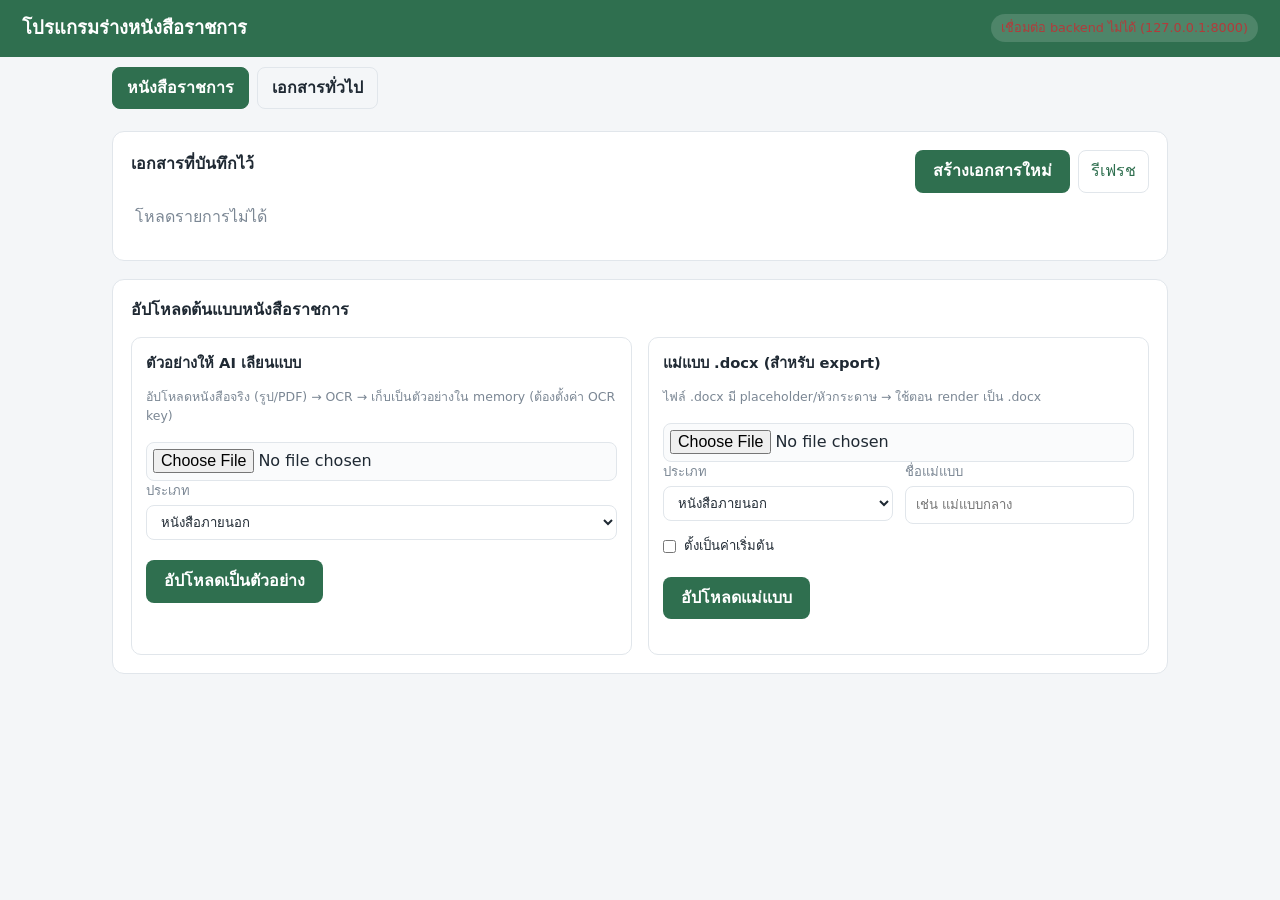
<file: ui/index.html>
<!doctype html>
<html lang="th">
  <head>
    <meta charset="UTF-8" />
    <meta name="viewport" content="width=device-width, initial-scale=1.0" />
    <title>GovDoc Generator</title>
    <link rel="stylesheet" href="styles.css" />
  </head>
  <body>
    <header>
      <h1>โปรแกรมร่างหนังสือราชการ</h1>
      <div id="status" class="status" title="สถานะ backend">กำลังเชื่อมต่อ…</div>
    </header>

    <nav class="app-menu" aria-label="เมนูหลัก">
      <button class="menu-tab active" type="button" data-menu-target="official">หนังสือราชการ</button>
      <button class="menu-tab" type="button" data-menu-target="general">เอกสารทั่วไป</button>
    </nav>

    <main>
      <section class="card wide" id="documents-section" data-menu-view="official">
        <div class="row between">
          <h2>เอกสารที่บันทึกไว้</h2>
          <div class="btn-group">
            <button id="new-doc-btn">สร้างเอกสารใหม่</button>
            <button id="refresh-docs" class="ghost">รีเฟรช</button>
          </div>
        </div>
        <div id="doc-empty" class="empty-state" hidden>
          <strong>ยังไม่มีเอกสารที่บันทึกไว้</strong>
          <span>เริ่มจากสร้างเอกสารใหม่ แล้วกด “บันทึกเก็บไว้” เพื่อให้รายการแสดงตรงนี้</span>
        </div>
        <div id="draft-slot"></div>
        <ul id="doc-list" class="doc-list"><li class="muted">กำลังโหลด…</li></ul>
      </section>

      <dialog id="create-modal">
        <section class="card modal-card" id="create-section">
          <div class="row between">
            <h2>สร้างหนังสือ</h2>
            <button id="close-create-btn" class="ghost" type="button">ปิด</button>
          </div>
          <form id="gen-form">
            <div class="row">
              <label>ประเภท
                <select name="doc_type">
                  <option value="ภายนอก">หนังสือภายนอก</option>
                  <option value="ภายใน">หนังสือภายใน</option>
                  <option value="คำสั่ง">คำสั่ง</option>
                  <option value="ประกาศ">ประกาศ</option>
                </select>
              </label>
              <label>ระดับผู้รับ
                <select name="recipient_class">
                  <option value="general">ทั่วไป</option>
                  <option value="executive">ผู้บริหาร</option>
                  <option value="monk">พระสงฆ์</option>
                  <option value="royal">พระราชวงศ์</option>
                </select>
              </label>
            </div>

            <label>เรื่อง
              <input name="subject" placeholder="เช่น ขอเชิญร่วมงานวันเด็กแห่งชาติ" required />
            </label>
            <label>จุดประสงค์
              <input name="purpose" placeholder="เช่น แจ้งกำหนดการและขอความร่วมมือ" />
            </label>

            <div class="row">
              <label>ผู้รับ
                <input name="recipient_name" placeholder="เช่น ผู้อำนวยการเขตพื้นที่" />
              </label>
              <label>หน่วยงานผู้รับ
                <input name="recipient_agency" placeholder="(ถ้ามี)" />
              </label>
            </div>

            <div class="row">
              <label>ผู้ลงนาม
                <input name="sender_name" placeholder="เช่น นายสมชาย รักเรียน" />
              </label>
              <label>ตำแหน่ง
                <input name="sender_position" placeholder="เช่น ผู้อำนวยการโรงเรียน" />
              </label>
            </div>

            <label>บริบทเพิ่มเติม
              <textarea name="additional_context" rows="2" placeholder="(ถ้ามี)"></textarea>
            </label>

            <div class="row between">
              <label class="checkbox">
                <input type="checkbox" name="use_critic" /> ตรวจทานด้วย critic (ช้ากว่า)
              </label>
              <button type="submit" id="gen-btn">สร้างหนังสือ</button>
            </div>
          </form>
        </section>
      </dialog>

      <section class="workspace inline-detail" id="result-section" data-menu-view="official" hidden>
        <div class="row between">
          <h2>ผลลัพธ์</h2>
          <div class="btn-group">
            <button id="save-btn" disabled>บันทึกเก็บไว้</button>
            <button id="render-btn" disabled>เป็น .docx</button>
          </div>
        </div>
        <div id="render-msg" class="action-msg muted small"></div>
        <div id="result" class="result muted">ยังไม่มีผลลัพธ์ — กรอกฟอร์มแล้วกด “สร้างหนังสือ”</div>
        <details id="edit-wrap" class="edit-wrap" hidden>
          <summary>แก้ไขเอกสาร</summary>
          <label>คำสั่งแก้ด้วย AI
            <textarea id="ai-edit-instructions" rows="2" placeholder="เช่น ปรับให้เป็นทางการขึ้น และเพิ่มกำหนดส่งภายใน 15 วัน"></textarea>
          </label>
          <div class="row between edit-actions">
            <button id="ai-edit-btn" type="button">แก้ด้วย AI</button>
            <button id="apply-json-btn" type="button" class="ghost">ใช้ JSON ด้านล่าง</button>
            <button id="overwrite-btn" type="button" disabled>บันทึกทับ</button>
          </div>
          <textarea id="doc-json-editor" class="json-editor" rows="12" spellcheck="false"></textarea>
          <div id="edit-msg" class="action-msg muted small"></div>
        </details>
        <details id="trace-wrap" hidden>
          <summary>ขั้นตอนการทำงาน (trace)</summary>
          <pre id="trace"></pre>
        </details>
      </section>

      <section class="card wide menu-hidden" id="general-documents-section" data-menu-view="general">
        <div class="row between">
          <h2>เอกสารทั่วไป</h2>
          <button id="refresh-general-docs" class="ghost">รีเฟรช</button>
        </div>
        <form id="general-upload-form" class="upload-box">
          <h3>อัปโหลดคู่มือ / เอกสารทั่วไป</h3>
          <p class="muted small">รองรับ PDF/PNG/JPEG สูงสุด 20 หน้า และ 25 MB ใช้ OCR รายหน้าแล้ว export ได้ทั้ง DOCX/PDF</p>
          <input type="file" name="file" accept="application/pdf,image/png,image/jpeg" required />
          <button type="submit">อัปโหลดเอกสาร</button>
          <div class="upload-msg muted small"></div>
        </form>
        <ul id="general-doc-list" class="doc-list"><li class="muted">กำลังโหลด…</li></ul>
        <section id="general-doc-detail" class="inline-detail general-detail" hidden>
          <div class="row between">
            <h3 id="general-detail-title">เอกสารทั่วไป</h3>
            <div class="btn-group">
              <button id="general-ocr-btn" type="button">OCR ใหม่</button>
              <button id="general-export-docx-btn" type="button" class="ghost">Export DOCX</button>
              <button id="general-export-pdf-btn" type="button" class="ghost">Export PDF</button>
              <button id="general-export-searchable-btn" type="button" class="ghost">Export PDF (ค้นหาได้/ต้นฉบับ)</button>
            </div>
          </div>
          <div id="general-action-msg" class="action-msg muted small"></div>
          <form id="general-search-form" class="general-search">
            <input id="general-search-query" name="query" type="search" placeholder="ค้นหาในเอกสาร" />
            <input id="general-search-pages" name="pages" type="text" placeholder="หน้า เช่น 1-3" />
            <select id="general-search-type" name="block_type">
              <option value="">ทุก block</option>
              <option value="heading">heading</option>
              <option value="paragraph">paragraph</option>
              <option value="table">table</option>
              <option value="table_cell">table_cell</option>
              <option value="image">image</option>
              <option value="caption">caption</option>
            </select>
            <button id="general-search-btn" type="submit" class="ghost">ค้นหา</button>
          </form>
          <div id="general-search-results" class="search-results" hidden></div>
          <div class="general-layout">
            <ul id="general-page-list" class="page-list"></ul>
            <div class="page-preview">
              <div class="preview-toolbar">
                <span id="general-preview-title" class="muted small">ตัวอย่างหน้า</span>
                <span id="general-preview-meta" class="muted small"></span>
              </div>
              <div id="general-preview-canvas" class="preview-canvas">
                <img id="general-page-image" alt="ภาพหน้าเอกสาร" hidden />
                <div id="general-block-overlay" class="block-overlay"></div>
                <div id="general-preview-empty" class="preview-empty muted small">ยังไม่มีภาพ preview สำหรับหน้านี้</div>
              </div>
            </div>
            <div class="page-editor">
              <textarea id="general-page-text" class="json-editor" rows="14" spellcheck="false"></textarea>
              <label>คำสั่งแก้ไข
                <textarea id="general-edit-instruction" rows="2" placeholder="เช่น ตรวจคำผิดและจัดย่อหน้าให้เรียบร้อย"></textarea>
              </label>
              <div class="btn-group">
                <button id="general-edit-page-btn" type="button">แก้หน้าปัจจุบัน</button>
                <button id="general-edit-block-btn" type="button" class="ghost" disabled>แก้ block ที่เลือก</button>
                <button id="general-edit-all-btn" type="button" class="ghost">แก้ทั้งเอกสาร</button>
              </div>
            </div>
          </div>
        </section>
      </section>

      <section class="card wide" id="assets-section" data-menu-view="official">
        <h2>อัปโหลดต้นแบบหนังสือราชการ</h2>
        <div class="upload-grid">
          <form id="example-form" class="upload-box">
            <h3>ตัวอย่างให้ AI เลียนแบบ</h3>
            <p class="muted small">อัปโหลดหนังสือจริง (รูป/PDF) → OCR → เก็บเป็นตัวอย่างใน memory (ต้องตั้งค่า OCR key)</p>
            <input type="file" name="file" accept="image/*,.pdf" required />
            <label>ประเภท
              <select name="doc_type">
                <option value="ภายนอก">หนังสือภายนอก</option>
                <option value="ภายใน">หนังสือภายใน</option>
                <option value="คำสั่ง">คำสั่ง</option>
                <option value="ประกาศ">ประกาศ</option>
              </select>
            </label>
            <button type="submit">อัปโหลดเป็นตัวอย่าง</button>
            <div class="upload-msg muted small"></div>
          </form>

          <form id="template-form" class="upload-box">
            <h3>แม่แบบ .docx (สำหรับ export)</h3>
            <p class="muted small">ไฟล์ .docx มี placeholder/หัวกระดาษ → ใช้ตอน render เป็น .docx</p>
            <input type="file" name="file" accept=".docx" required />
            <div class="row">
              <label>ประเภท
                <select name="doc_type">
                  <option value="ภายนอก">หนังสือภายนอก</option>
                  <option value="ภายใน">หนังสือภายใน</option>
                  <option value="คำสั่ง">คำสั่ง</option>
                  <option value="ประกาศ">ประกาศ</option>
                </select>
              </label>
              <label>ชื่อแม่แบบ
                <input name="name" placeholder="เช่น แม่แบบกลาง" required />
              </label>
            </div>
            <label class="checkbox"><input type="checkbox" name="is_default" /> ตั้งเป็นค่าเริ่มต้น</label>
            <button type="submit">อัปโหลดแม่แบบ</button>
            <div class="upload-msg muted small"></div>
          </form>
        </div>
      </section>
    </main>

    <!-- Loaded in order as classic scripts sharing one global scope; main.js
         must come last because it bootstraps the initial render. -->
    <script src="js/state.js"></script>
    <script src="js/utils.js"></script>
    <script src="js/official-docs.js"></script>
    <script src="js/general-docs.js"></script>
    <script src="js/uploads.js"></script>
    <script src="js/main.js"></script>
  </body>
</html>
</file>
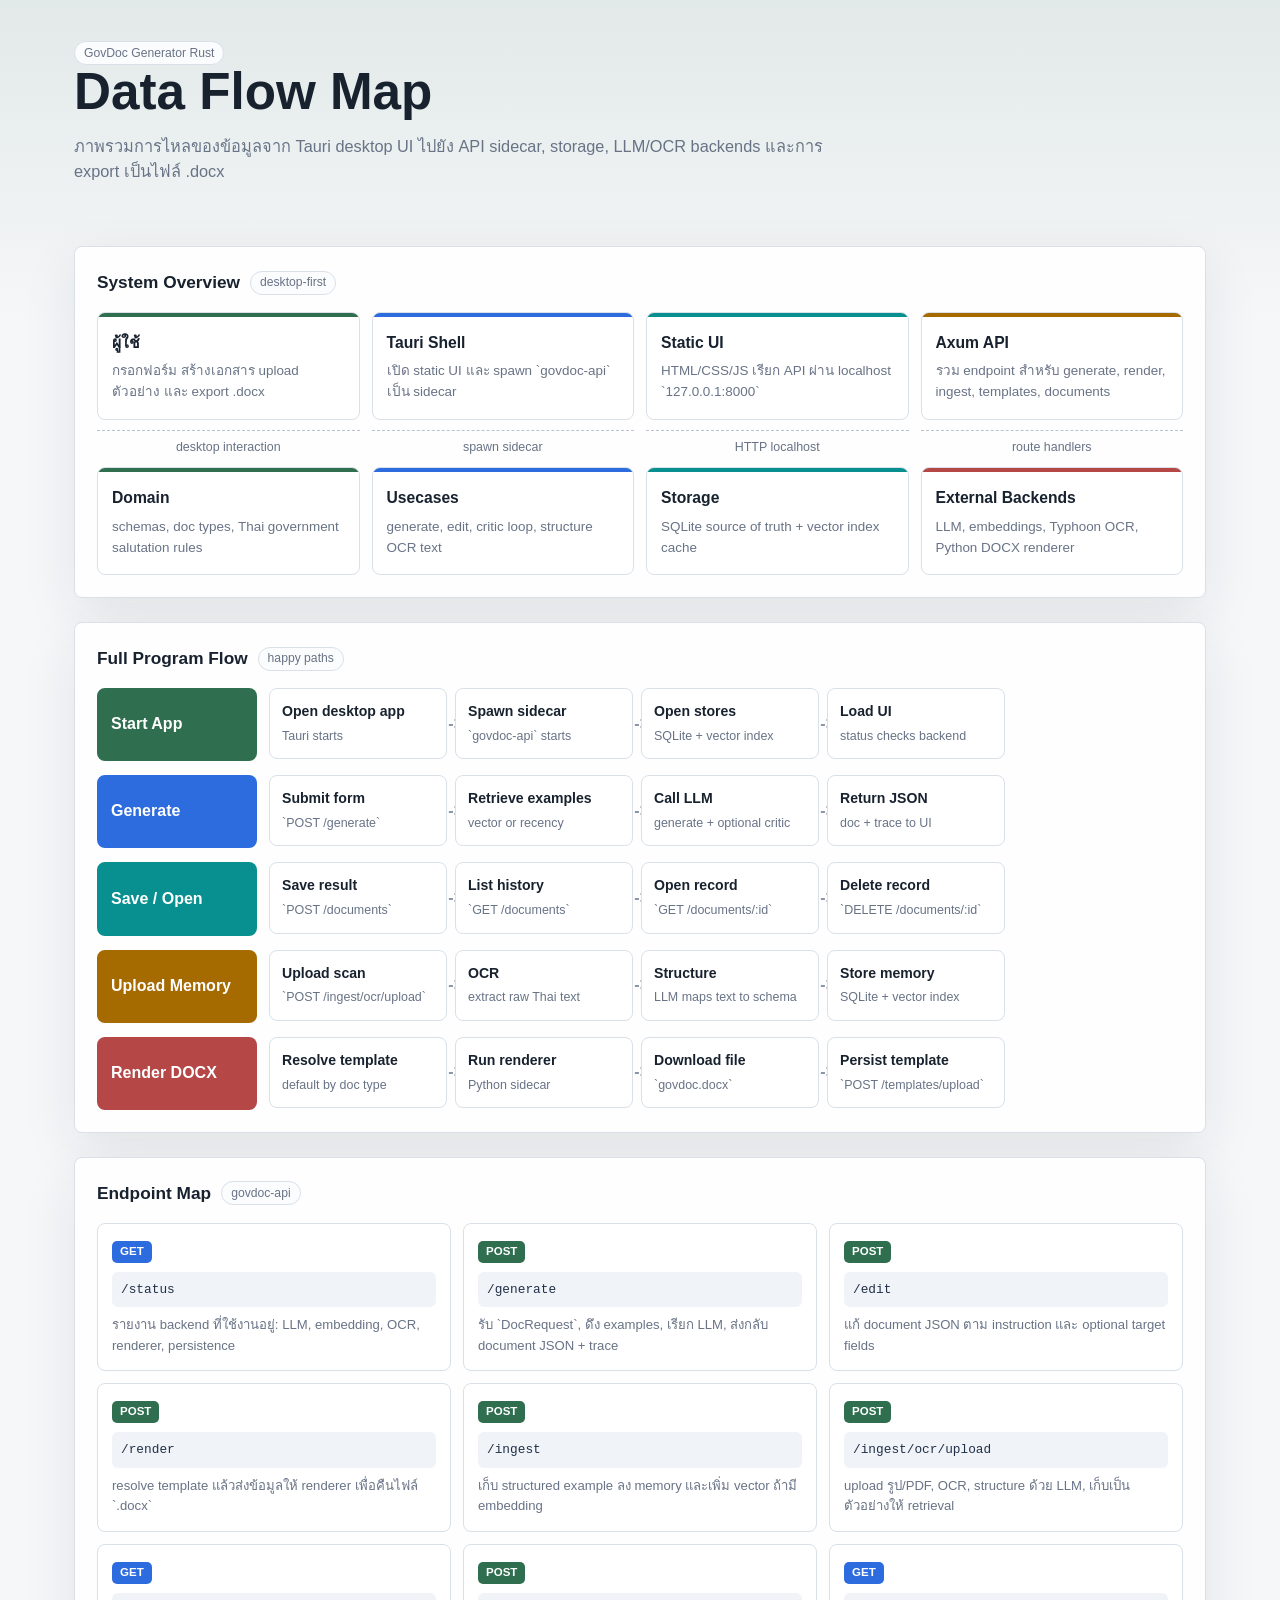
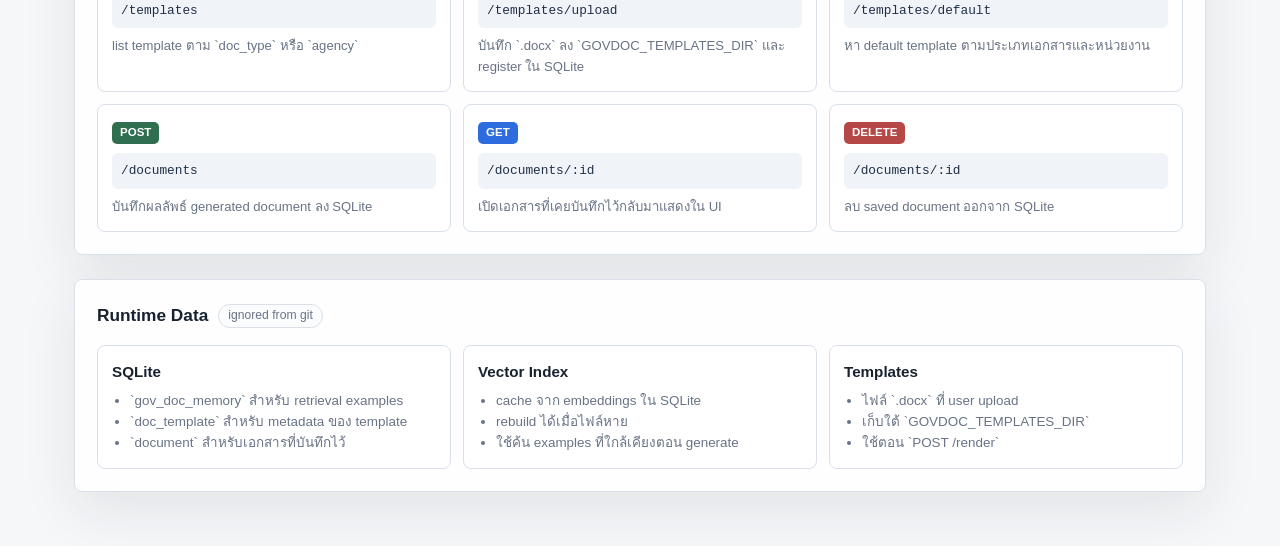
<file: docs/data-flow.html>
<!doctype html>
<html lang="th">
  <head>
    <meta charset="utf-8" />
    <meta name="viewport" content="width=device-width, initial-scale=1" />
    <title>GovDoc Generator - Data Flow</title>
    <style>
      :root {
        --bg: #f6f7f9;
        --panel: #ffffff;
        --ink: #18222f;
        --muted: #687386;
        --line: #d9e0e8;
        --green: #2f6f4f;
        --blue: #2d6cdf;
        --teal: #088f8f;
        --gold: #a56a00;
        --red: #b54747;
        --shadow: 0 18px 55px rgba(24, 34, 47, 0.09);
      }

      * { box-sizing: border-box; }

      body {
        margin: 0;
        font-family: "Sarabun", "Noto Sans Thai", -apple-system, BlinkMacSystemFont, "Segoe UI", sans-serif;
        color: var(--ink);
        background:
          linear-gradient(180deg, rgba(47, 111, 79, 0.10), transparent 330px),
          var(--bg);
        line-height: 1.55;
      }

      header {
        max-width: 1180px;
        margin: 0 auto;
        padding: 40px 24px 18px;
      }

      h1 {
        margin: 0;
        font-size: clamp(2rem, 4vw, 3.7rem);
        line-height: 1.06;
        letter-spacing: 0;
      }

      .subtitle {
        max-width: 760px;
        margin: 14px 0 0;
        color: var(--muted);
        font-size: 1.02rem;
      }

      main {
        max-width: 1180px;
        margin: 0 auto;
        padding: 20px 24px 54px;
      }

      section {
        margin-top: 24px;
      }

      .panel {
        background: rgba(255, 255, 255, 0.92);
        border: 1px solid var(--line);
        border-radius: 8px;
        box-shadow: var(--shadow);
        padding: 22px;
      }

      .section-title {
        display: flex;
        align-items: center;
        gap: 10px;
        margin-bottom: 16px;
      }

      .section-title h2 {
        margin: 0;
        font-size: 1.08rem;
      }

      .tag {
        display: inline-flex;
        align-items: center;
        height: 24px;
        padding: 0 9px;
        border-radius: 999px;
        border: 1px solid var(--line);
        color: var(--muted);
        font-size: 0.76rem;
        background: #fbfcfd;
      }

      .system-grid {
        display: grid;
        grid-template-columns: repeat(4, minmax(0, 1fr));
        gap: 12px;
        position: relative;
      }

      .node {
        min-height: 108px;
        border: 1px solid var(--line);
        border-radius: 8px;
        padding: 14px;
        background: #fff;
        position: relative;
        overflow: hidden;
      }

      .node::before {
        content: "";
        position: absolute;
        inset: 0 0 auto 0;
        height: 4px;
        background: var(--green);
      }

      .node.blue::before { background: var(--blue); }
      .node.teal::before { background: var(--teal); }
      .node.gold::before { background: var(--gold); }
      .node.red::before { background: var(--red); }

      .node h3 {
        margin: 4px 0 6px;
        font-size: 0.98rem;
      }

      .node p {
        margin: 0;
        color: var(--muted);
        font-size: 0.84rem;
      }

      .arrow-row {
        display: grid;
        grid-template-columns: repeat(4, minmax(0, 1fr));
        gap: 12px;
        margin: 10px 0;
        color: var(--muted);
        font-size: 0.78rem;
      }

      .arrow {
        text-align: center;
        border-top: 1px dashed #b8c3cf;
        padding-top: 7px;
      }

      .flow-lanes {
        display: grid;
        grid-template-columns: 1fr;
        gap: 14px;
      }

      .lane {
        display: grid;
        grid-template-columns: 160px 1fr;
        gap: 12px;
        align-items: stretch;
      }

      .lane-title {
        border-radius: 8px;
        padding: 14px;
        color: #fff;
        background: var(--green);
        font-weight: 700;
        display: flex;
        align-items: center;
      }

      .lane:nth-child(2) .lane-title { background: var(--blue); }
      .lane:nth-child(3) .lane-title { background: var(--teal); }
      .lane:nth-child(4) .lane-title { background: var(--gold); }
      .lane:nth-child(5) .lane-title { background: var(--red); }

      .steps {
        display: flex;
        gap: 8px;
        align-items: stretch;
        overflow-x: auto;
        padding-bottom: 2px;
      }

      .step {
        flex: 0 0 178px;
        border: 1px solid var(--line);
        border-radius: 8px;
        background: #fff;
        padding: 12px;
        position: relative;
      }

      .step:not(:last-child)::after {
        content: "->";
        position: absolute;
        right: -17px;
        top: 50%;
        transform: translateY(-50%);
        color: #8a96a8;
        font-weight: 700;
      }

      .step strong {
        display: block;
        font-size: 0.88rem;
        margin-bottom: 4px;
      }

      .step span {
        display: block;
        color: var(--muted);
        font-size: 0.78rem;
      }

      .endpoint-grid {
        display: grid;
        grid-template-columns: repeat(3, minmax(0, 1fr));
        gap: 12px;
      }

      .endpoint {
        border: 1px solid var(--line);
        border-radius: 8px;
        background: #fff;
        padding: 14px;
      }

      .method {
        display: inline-flex;
        align-items: center;
        height: 22px;
        padding: 0 8px;
        border-radius: 5px;
        color: #fff;
        font-size: 0.72rem;
        font-weight: 800;
        background: var(--green);
      }

      .method.get { background: var(--blue); }
      .method.delete { background: var(--red); }

      code {
        display: block;
        margin: 9px 0 8px;
        padding: 8px 9px;
        border-radius: 6px;
        background: #f0f3f7;
        color: #203047;
        font-family: ui-monospace, SFMono-Regular, Menlo, Consolas, monospace;
        font-size: 0.8rem;
        overflow-x: auto;
      }

      .endpoint p {
        margin: 0;
        color: var(--muted);
        font-size: 0.82rem;
      }

      .storage-map {
        display: grid;
        grid-template-columns: repeat(3, minmax(0, 1fr));
        gap: 12px;
      }

      .store-box {
        border: 1px solid var(--line);
        border-radius: 8px;
        background: #fff;
        padding: 14px;
      }

      .store-box h3 {
        margin: 0 0 8px;
        font-size: 0.95rem;
      }

      ul {
        margin: 0;
        padding-left: 18px;
        color: var(--muted);
        font-size: 0.84rem;
      }

      @media (max-width: 940px) {
        .system-grid,
        .endpoint-grid,
        .storage-map {
          grid-template-columns: repeat(2, minmax(0, 1fr));
        }

        .lane {
          grid-template-columns: 1fr;
        }
      }

      @media (max-width: 620px) {
        header,
        main {
          padding-left: 16px;
          padding-right: 16px;
        }

        .system-grid,
        .endpoint-grid,
        .storage-map {
          grid-template-columns: 1fr;
        }

        .arrow-row {
          display: none;
        }

        .panel {
          padding: 16px;
        }
      }
    </style>
  </head>
  <body>
    <header>
      <span class="tag">GovDoc Generator Rust</span>
      <h1>Data Flow Map</h1>
      <p class="subtitle">
        ภาพรวมการไหลของข้อมูลจาก Tauri desktop UI ไปยัง API sidecar, storage,
        LLM/OCR backends และการ export เป็นไฟล์ .docx
      </p>
    </header>

    <main>
      <section class="panel">
        <div class="section-title">
          <h2>System Overview</h2>
          <span class="tag">desktop-first</span>
        </div>

        <div class="system-grid">
          <div class="node">
            <h3>ผู้ใช้</h3>
            <p>กรอกฟอร์ม สร้างเอกสาร upload ตัวอย่าง และ export .docx</p>
          </div>
          <div class="node blue">
            <h3>Tauri Shell</h3>
            <p>เปิด static UI และ spawn `govdoc-api` เป็น sidecar</p>
          </div>
          <div class="node teal">
            <h3>Static UI</h3>
            <p>HTML/CSS/JS เรียก API ผ่าน localhost `127.0.0.1:8000`</p>
          </div>
          <div class="node gold">
            <h3>Axum API</h3>
            <p>รวม endpoint สำหรับ generate, render, ingest, templates, documents</p>
          </div>
        </div>

        <div class="arrow-row">
          <div class="arrow">desktop interaction</div>
          <div class="arrow">spawn sidecar</div>
          <div class="arrow">HTTP localhost</div>
          <div class="arrow">route handlers</div>
        </div>

        <div class="system-grid">
          <div class="node">
            <h3>Domain</h3>
            <p>schemas, doc types, Thai government salutation rules</p>
          </div>
          <div class="node blue">
            <h3>Usecases</h3>
            <p>generate, edit, critic loop, structure OCR text</p>
          </div>
          <div class="node teal">
            <h3>Storage</h3>
            <p>SQLite source of truth + vector index cache</p>
          </div>
          <div class="node red">
            <h3>External Backends</h3>
            <p>LLM, embeddings, Typhoon OCR, Python DOCX renderer</p>
          </div>
        </div>
      </section>

      <section class="panel">
        <div class="section-title">
          <h2>Full Program Flow</h2>
          <span class="tag">happy paths</span>
        </div>

        <div class="flow-lanes">
          <div class="lane">
            <div class="lane-title">Start App</div>
            <div class="steps">
              <div class="step"><strong>Open desktop app</strong><span>Tauri starts</span></div>
              <div class="step"><strong>Spawn sidecar</strong><span>`govdoc-api` starts</span></div>
              <div class="step"><strong>Open stores</strong><span>SQLite + vector index</span></div>
              <div class="step"><strong>Load UI</strong><span>status checks backend</span></div>
            </div>
          </div>

          <div class="lane">
            <div class="lane-title">Generate</div>
            <div class="steps">
              <div class="step"><strong>Submit form</strong><span>`POST /generate`</span></div>
              <div class="step"><strong>Retrieve examples</strong><span>vector or recency</span></div>
              <div class="step"><strong>Call LLM</strong><span>generate + optional critic</span></div>
              <div class="step"><strong>Return JSON</strong><span>doc + trace to UI</span></div>
            </div>
          </div>

          <div class="lane">
            <div class="lane-title">Save / Open</div>
            <div class="steps">
              <div class="step"><strong>Save result</strong><span>`POST /documents`</span></div>
              <div class="step"><strong>List history</strong><span>`GET /documents`</span></div>
              <div class="step"><strong>Open record</strong><span>`GET /documents/:id`</span></div>
              <div class="step"><strong>Delete record</strong><span>`DELETE /documents/:id`</span></div>
            </div>
          </div>

          <div class="lane">
            <div class="lane-title">Upload Memory</div>
            <div class="steps">
              <div class="step"><strong>Upload scan</strong><span>`POST /ingest/ocr/upload`</span></div>
              <div class="step"><strong>OCR</strong><span>extract raw Thai text</span></div>
              <div class="step"><strong>Structure</strong><span>LLM maps text to schema</span></div>
              <div class="step"><strong>Store memory</strong><span>SQLite + vector index</span></div>
            </div>
          </div>

          <div class="lane">
            <div class="lane-title">Render DOCX</div>
            <div class="steps">
              <div class="step"><strong>Resolve template</strong><span>default by doc type</span></div>
              <div class="step"><strong>Run renderer</strong><span>Python sidecar</span></div>
              <div class="step"><strong>Download file</strong><span>`govdoc.docx`</span></div>
              <div class="step"><strong>Persist template</strong><span>`POST /templates/upload`</span></div>
            </div>
          </div>
        </div>
      </section>

      <section class="panel">
        <div class="section-title">
          <h2>Endpoint Map</h2>
          <span class="tag">govdoc-api</span>
        </div>

        <div class="endpoint-grid">
          <div class="endpoint">
            <span class="method get">GET</span>
            <code>/status</code>
            <p>รายงาน backend ที่ใช้งานอยู่: LLM, embedding, OCR, renderer, persistence</p>
          </div>
          <div class="endpoint">
            <span class="method">POST</span>
            <code>/generate</code>
            <p>รับ `DocRequest`, ดึง examples, เรียก LLM, ส่งกลับ document JSON + trace</p>
          </div>
          <div class="endpoint">
            <span class="method">POST</span>
            <code>/edit</code>
            <p>แก้ document JSON ตาม instruction และ optional target fields</p>
          </div>
          <div class="endpoint">
            <span class="method">POST</span>
            <code>/render</code>
            <p>resolve template แล้วส่งข้อมูลให้ renderer เพื่อคืนไฟล์ `.docx`</p>
          </div>
          <div class="endpoint">
            <span class="method">POST</span>
            <code>/ingest</code>
            <p>เก็บ structured example ลง memory และเพิ่ม vector ถ้ามี embedding</p>
          </div>
          <div class="endpoint">
            <span class="method">POST</span>
            <code>/ingest/ocr/upload</code>
            <p>upload รูป/PDF, OCR, structure ด้วย LLM, เก็บเป็นตัวอย่างให้ retrieval</p>
          </div>
          <div class="endpoint">
            <span class="method get">GET</span>
            <code>/templates</code>
            <p>list template ตาม `doc_type` หรือ `agency`</p>
          </div>
          <div class="endpoint">
            <span class="method">POST</span>
            <code>/templates/upload</code>
            <p>บันทึก `.docx` ลง `GOVDOC_TEMPLATES_DIR` และ register ใน SQLite</p>
          </div>
          <div class="endpoint">
            <span class="method get">GET</span>
            <code>/templates/default</code>
            <p>หา default template ตามประเภทเอกสารและหน่วยงาน</p>
          </div>
          <div class="endpoint">
            <span class="method">POST</span>
            <code>/documents</code>
            <p>บันทึกผลลัพธ์ generated document ลง SQLite</p>
          </div>
          <div class="endpoint">
            <span class="method get">GET</span>
            <code>/documents/:id</code>
            <p>เปิดเอกสารที่เคยบันทึกไว้กลับมาแสดงใน UI</p>
          </div>
          <div class="endpoint">
            <span class="method delete">DELETE</span>
            <code>/documents/:id</code>
            <p>ลบ saved document ออกจาก SQLite</p>
          </div>
        </div>
      </section>

      <section class="panel">
        <div class="section-title">
          <h2>Runtime Data</h2>
          <span class="tag">ignored from git</span>
        </div>

        <div class="storage-map">
          <div class="store-box">
            <h3>SQLite</h3>
            <ul>
              <li>`gov_doc_memory` สำหรับ retrieval examples</li>
              <li>`doc_template` สำหรับ metadata ของ template</li>
              <li>`document` สำหรับเอกสารที่บันทึกไว้</li>
            </ul>
          </div>
          <div class="store-box">
            <h3>Vector Index</h3>
            <ul>
              <li>cache จาก embeddings ใน SQLite</li>
              <li>rebuild ได้เมื่อไฟล์หาย</li>
              <li>ใช้ค้น examples ที่ใกล้เคียงตอน generate</li>
            </ul>
          </div>
          <div class="store-box">
            <h3>Templates</h3>
            <ul>
              <li>ไฟล์ `.docx` ที่ user upload</li>
              <li>เก็บใต้ `GOVDOC_TEMPLATES_DIR`</li>
              <li>ใช้ตอน `POST /render`</li>
            </ul>
          </div>
        </div>
      </section>
    </main>
  </body>
</html>
</file>
<file: ui/styles.css>
:root {
  --bg: #f4f6f8;
  --card: #ffffff;
  --ink: #1f2933;
  --muted: #7b8794;
  --line: #e1e6eb;
  --accent: #2f6f4f;
  --accent-ink: #ffffff;
  --bad: #b23b3b;
}

* { box-sizing: border-box; }
[hidden] { display: none !important; }

body {
  margin: 0;
  font-family: "Sarabun", "Noto Sans Thai", -apple-system, system-ui, sans-serif;
  background: var(--bg);
  color: var(--ink);
  line-height: 1.55;
}

header {
  display: flex;
  align-items: center;
  justify-content: space-between;
  padding: 14px 22px;
  background: var(--accent);
  color: var(--accent-ink);
}
header h1 { font-size: 1.15rem; margin: 0; font-weight: 600; }

.status {
  font-size: 0.8rem;
  background: rgba(255, 255, 255, 0.15);
  padding: 4px 10px;
  border-radius: 999px;
  white-space: nowrap;
}

.app-menu {
  display: flex;
  gap: 8px;
  padding: 10px 22px 0;
  max-width: 1100px;
  margin: 0 auto;
}
.menu-tab {
  background: transparent;
  color: var(--ink);
  border: 1px solid var(--line);
  border-radius: 8px;
  padding: 8px 14px;
  font-weight: 600;
}
.menu-tab.active {
  background: var(--accent);
  color: var(--accent-ink);
  border-color: var(--accent);
}
.menu-hidden {
  display: none !important;
}

main {
  display: grid;
  grid-template-columns: 1fr 1fr;
  gap: 18px;
  padding: 22px;
  max-width: 1100px;
  margin: 0 auto;
}
@media (max-width: 820px) { main { grid-template-columns: 1fr; } }

.card {
  background: var(--card);
  border: 1px solid var(--line);
  border-radius: 12px;
  padding: 18px;
}
.card h2 { margin: 0 0 14px; font-size: 1rem; }

dialog {
  width: min(760px, calc(100vw - 28px));
  max-height: min(820px, calc(100vh - 28px));
  padding: 0;
  border: 0;
  border-radius: 12px;
  background: transparent;
}
dialog::backdrop {
  background: rgba(31, 41, 51, 0.38);
}
.modal-card {
  max-height: min(820px, calc(100vh - 28px));
  overflow: auto;
  box-shadow: 0 22px 80px rgba(31, 41, 51, 0.22);
}
.confirm-dialog { width: min(420px, calc(100vw - 28px)); }
.confirm-message { margin: 4px 0 20px; font-size: 0.95rem; line-height: 1.5; }
.confirm-actions .del {
  background: transparent;
  color: var(--bad);
  border: 1px solid var(--line);
}

form label {
  display: block;
  font-size: 0.82rem;
  color: var(--muted);
  margin-bottom: 12px;
}
input, select, textarea {
  width: 100%;
  margin-top: 4px;
  padding: 8px 10px;
  border: 1px solid var(--line);
  border-radius: 8px;
  font: inherit;
  color: var(--ink);
  background: #fff;
}
textarea { resize: vertical; }

.row { display: flex; gap: 12px; }
.row > label { flex: 1; }
.row.between { align-items: center; justify-content: space-between; }
label.checkbox { display: flex; align-items: center; gap: 8px; color: var(--ink); }
label.checkbox input { width: auto; margin: 0; }

button {
  background: var(--accent);
  color: var(--accent-ink);
  border: none;
  border-radius: 8px;
  padding: 9px 18px;
  font: inherit;
  font-weight: 600;
  cursor: pointer;
}
button:disabled { opacity: 0.5; cursor: not-allowed; }
.btn-group { display: flex; gap: 8px; }
button.ghost {
  background: transparent;
  color: var(--accent);
  border: 1px solid var(--line);
  padding: 6px 12px;
  font-weight: 500;
}
.card.wide { grid-column: 1 / -1; }
.workspace {
  scroll-margin-top: 16px;
}
.inline-detail {
  background: #fbfcfd;
  border: 1px solid var(--line);
  border-radius: 8px;
  padding: 14px;
}
.action-msg { margin: -4px 0 10px; min-height: 1em; }
.action-msg.ok { color: var(--accent); }
.action-msg.err { color: var(--bad); }
.edit-wrap {
  margin-top: 14px;
  border-top: 1px solid var(--line);
  padding-top: 12px;
}
.edit-wrap summary {
  cursor: pointer;
  font-weight: 600;
  margin-bottom: 10px;
}
.edit-wrap label {
  display: block;
  font-size: 0.82rem;
  color: var(--muted);
  margin-bottom: 10px;
}
.edit-actions {
  flex-wrap: wrap;
  margin-bottom: 10px;
}
.json-editor {
  min-height: 220px;
  font-family: ui-monospace, SFMono-Regular, Menlo, Consolas, monospace;
  font-size: 0.8rem;
  white-space: pre;
}
.general-detail {
  margin-top: 12px;
}
.general-layout {
  display: grid;
  grid-template-columns: 160px minmax(260px, 0.9fr) minmax(320px, 1fr);
  gap: 14px;
  align-items: start;
}
.general-search {
  display: grid;
  grid-template-columns: minmax(180px, 1fr) 120px 140px auto;
  gap: 8px;
  align-items: end;
  margin: 10px 0 12px;
}
.general-search input,
.general-search select {
  min-width: 0;
}
.search-results {
  border: 1px solid var(--line);
  border-radius: 8px;
  margin-bottom: 12px;
  overflow: hidden;
}
.search-hit {
  display: grid;
  grid-template-columns: 96px 1fr;
  gap: 10px;
  width: 100%;
  padding: 9px 10px;
  border: 0;
  border-bottom: 1px solid var(--line);
  background: #fff;
  color: var(--ink);
  text-align: left;
  cursor: pointer;
}
.search-hit:last-child { border-bottom: 0; }
.search-hit:hover { background: #fafbfc; }
.search-hit .meta {
  color: var(--muted);
  font-size: 0.74rem;
}
.search-hit .snippet {
  overflow-wrap: anywhere;
  font-size: 0.82rem;
}
.page-preview,
.page-editor {
  min-width: 0;
}
.preview-toolbar {
  display: flex;
  align-items: center;
  justify-content: space-between;
  gap: 8px;
  margin-bottom: 6px;
}
.preview-canvas {
  position: relative;
  min-height: 360px;
  max-height: 680px;
  overflow: auto;
  border: 1px solid var(--line);
  border-radius: 8px;
  background: #eef2f5;
}
.preview-canvas img {
  display: block;
  width: 100%;
  height: auto;
}
.preview-empty {
  display: grid;
  min-height: 360px;
  place-items: center;
  padding: 18px;
  text-align: center;
}
.block-overlay {
  position: absolute;
  left: 0;
  top: 0;
  pointer-events: none;
}
.block-box {
  position: absolute;
  border: 1px solid rgba(47, 111, 79, 0.45);
  background: rgba(47, 111, 79, 0.08);
  border-radius: 3px;
}
.block-box.active {
  border-color: #d2932f;
  background: rgba(210, 147, 47, 0.22);
  box-shadow: 0 0 0 2px rgba(210, 147, 47, 0.18);
}
.page-list {
  list-style: none;
  margin: 0;
  padding: 0;
  border: 1px solid var(--line);
  border-radius: 8px;
  overflow: hidden;
}
.page-list li {
  padding: 8px 10px;
  border-bottom: 1px solid var(--line);
  cursor: pointer;
  font-size: 0.82rem;
}
.page-list li:last-child { border-bottom: none; }
.page-list li.selected {
  background: var(--accent);
  color: var(--accent-ink);
}
@media (max-width: 820px) {
  .general-layout,
  .general-search {
    grid-template-columns: 1fr;
  }
}

.empty-state {
  border: 1px dashed var(--line);
  border-radius: 8px;
  background: #fafbfc;
  padding: 18px;
  margin-bottom: 12px;
}
.empty-state strong {
  display: block;
  margin-bottom: 4px;
}
.empty-state span {
  color: var(--muted);
  font-size: 0.86rem;
}

.doc-list { list-style: none; margin: 0; padding: 0; }
.doc-list li {
  display: flex;
  align-items: center;
  justify-content: space-between;
  gap: 10px;
  padding: 12px 4px;
  border-bottom: 1px solid var(--line);
}
.doc-list li:last-child { border-bottom: none; }
.doc-list .doc-detail-row {
  display: block;
  padding: 0 0 14px 0;
  border-bottom: 1px solid var(--line);
}
.doc-title {
  flex: 1;
  color: var(--ink);
  font-weight: 500;
  min-width: 0;
}
.doc-list .meta { font-size: 0.74rem; color: var(--muted); font-weight: 400; }
.doc-actions {
  display: flex;
  align-items: center;
  gap: 8px;
  flex-wrap: wrap;
  justify-content: flex-end;
}
.doc-actions button {
  padding: 5px 10px;
  font-size: 0.8rem;
}
.doc-list .del {
  background: transparent;
  color: var(--bad);
  border: 1px solid var(--line);
}

.small { font-size: 0.78rem; }
.upload-grid { display: grid; grid-template-columns: 1fr 1fr; gap: 16px; }
@media (max-width: 820px) { .upload-grid { grid-template-columns: 1fr; } }
.upload-box { border: 1px solid var(--line); border-radius: 10px; padding: 14px; }
.upload-box h3 { margin: 0 0 6px; font-size: 0.92rem; }
.upload-box input[type="file"] { padding: 6px; background: #fafbfc; }
.upload-box button { margin-top: 8px; }
.upload-msg { margin-top: 8px; min-height: 1em; }
.upload-msg.ok { color: var(--accent); }
.upload-msg.err { color: var(--bad); }

.muted { color: var(--muted); }
.result {
  white-space: pre-wrap;
  word-break: break-word;
  font-size: 0.95rem;
  min-height: 60px;
}
.doc-field { margin-bottom: 10px; }
.doc-field .k { font-size: 0.75rem; color: var(--muted); }
.doc-field .v { font-weight: 500; }
.doc-body p { margin: 0 0 6px; text-indent: 1.5em; }
.error { color: var(--bad); }

pre {
  background: #0f1722;
  color: #c8d3e0;
  padding: 12px;
  border-radius: 8px;
  overflow: auto;
  font-size: 0.78rem;
}
</file>
